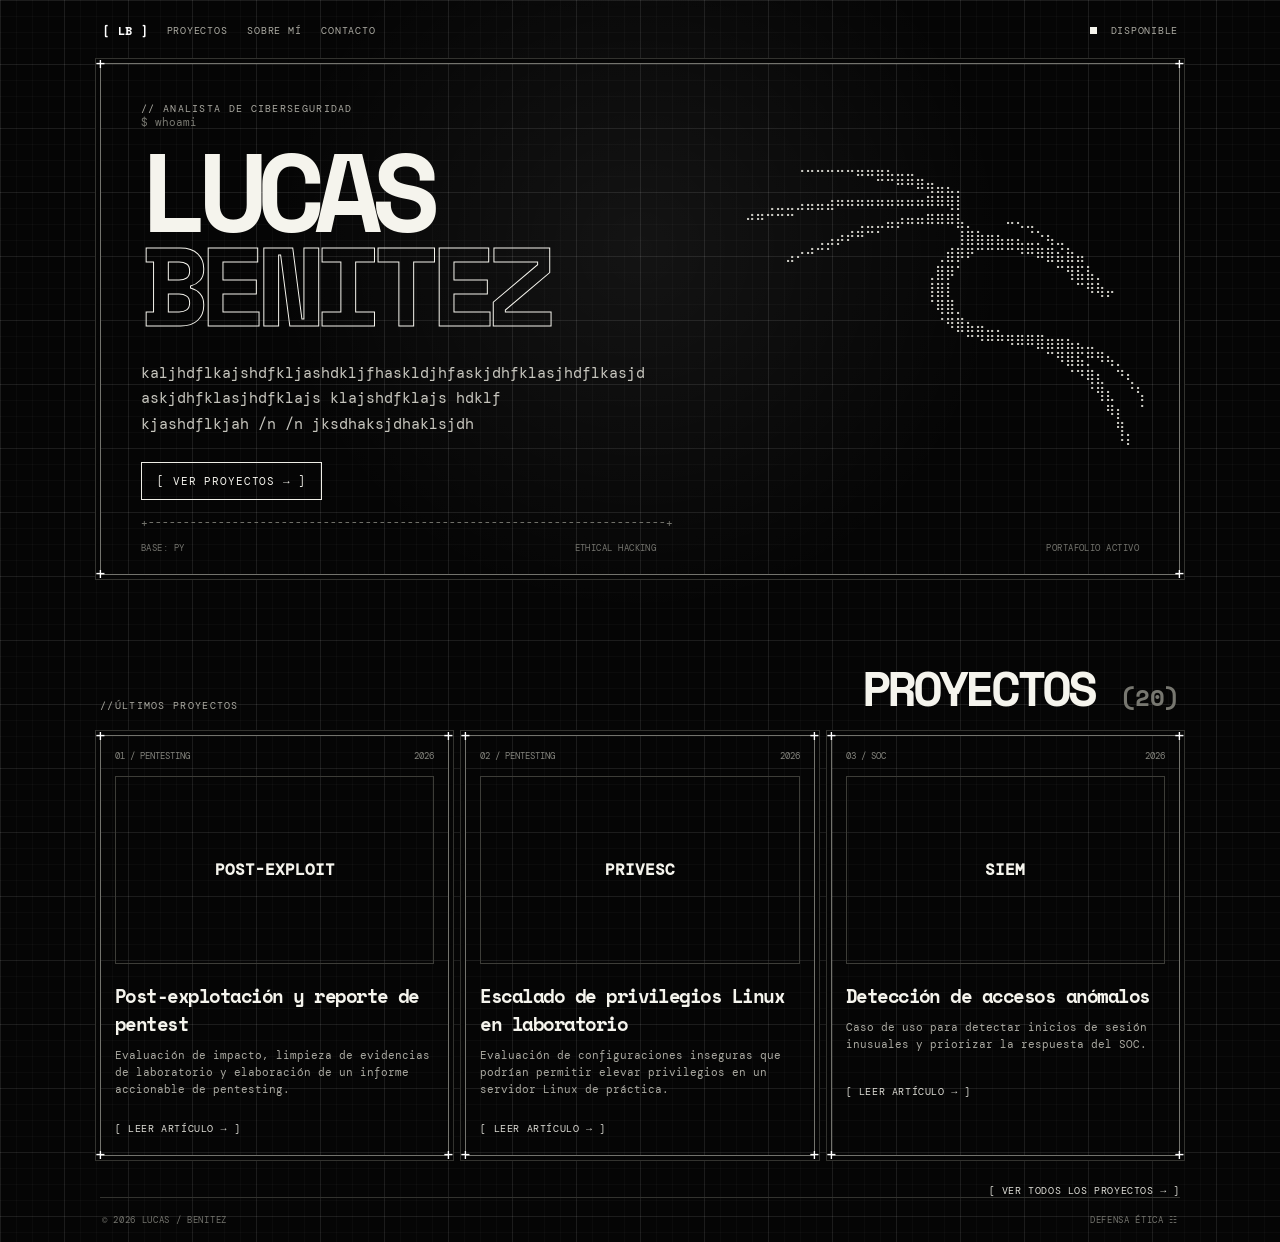
<file: index.html>
<!doctype html>
  <html lang="es">
  <head>
    <meta charset="UTF-8" /><meta name="viewport" content="width=device-width, initial-scale=1.0" />
    <meta name="description" content="Portafolio de ciberseguridad de Lucas." />
    <title>Lucas — Ciberseguridad</title>
    <link rel="preconnect" href="https://fonts.googleapis.com" />
    <link rel="preconnect" href="https://fonts.gstatic.com" crossorigin />
    <link href="https://fonts.googleapis.com/css2?family=DM+Mono:wght@400;500&family=Space+Mono:wght@400;700&display=swap" rel="stylesheet" />
    <link rel="stylesheet" href="style.css" />
  </head>
  <body>
    <main class="app-shell">
    <header class="site-header">
    <a class="brand" href="index.html">[ LB ]</a>
    <button class="menu-toggle" type="button" aria-expanded="false" aria-controls="main-nav">[ MENÚ ]</button><nav id="main-nav" aria-label="Navegación principal"><a href="proyectos.html">PROYECTOS</a><a href="sobre-mi.html">SOBRE MÍ</a><a href="contacto.html">CONTACTO</a></nav><span class="status"><i></i> DISPONIBLE</span></header>
    <section class="hero panel">
      <span class="corner corner-tl">+</span>
      <span class="corner corner-tr">+</span>
      <span class="corner corner-bl">+</span><span class="corner corner-br">+</span>
      <p class="eyebrow">// ANALISTA DE CIBERSEGURIDAD</p>
      <div class="hero-grid">
        <div>
          <p class="prompt">$ whoami</p>
          <h1>LUCAS<br /><em>BENITEZ</em></h1>
          <p class="intro">kaljhdflkajshdfkljashdkljfhaskldjhfaskjdhfklasjhdflkasjd askjdhfklasjhdfklajs klajshdfklajs hdklf kjashdflkjah /n /n jksdhaksjdhaklsjdh</p>
          <a class="button primary" href="proyectos.html">[ VER PROYECTOS → ]</a>
        </div>
        <pre class="portrait" aria-label="Ilustración ASCII">       
                            ⠀⠀⠀⠀⠀⠠⠤⠤⠤⠤⠤⣤⣤⣤⣄⣀⣀⠀⠀⠀⠀⠀⠀⠀⠀⠀⠀⠀⠀⠀⠀⠀⠀⠀⠀⠀⠀⠀⠀⠀⠀
                            ⠀⠀⠀⠀⠀⠀⠀⠀⠀⠀⠀⠀⠀⠉⠉⠛⠛⠿⢶⣤⣄⡀⠀⠀⠀⠀⠀⠀⠀⠀⠀⠀⠀⠀⠀⠀⠀⠀⠀⠀
                            ⠀⠀⢀⣀⣀⣠⣤⣤⣴⠶⠶⠶⠶⠶⠶⠶⠶⠶⠿⠿⢿⡇⠀⠀⠀⠀⠀⠀⠀⠀⠀⠀⠀⠀⠀⠀⠀⠀⠀⠀
                            ⠚⠛⠉⠉⠉⠀⠀⠀⠀⠀⠀⢀⣀⣀⣤⡴⠶⠶⠿⠿⠿⣧⡀⠀⠀⠀⠤⢄⣀⠀⠀⠀⠀⠀⠀⠀⠀⠀⠀⠀
                            ⠀⠀⠀⠀⠀⠀⠀⢀⣠⡴⠞⠛⠉⠁⠀⠀⠀⠀⠀⠀⠀⢸⣿⣷⣶⣦⣤⣄⣈⡑⢦⣀⠀⠀⠀⠀⠀⠀⠀⠀
                            ⠀⠀⠀⠀⣠⠔⠚⠉⠁⠀⠀⠀⠀⠀⠀⠀⠀⠀⠀⢀⣾⡿⠟⠉⠉⠉⠉⠙⠛⠿⣿⣮⣷⣤⠀⠀⠀⠀⠀⠀
                            ⠀⠀⠀⠀⠀⠀⠀⠀⠀⠀⠀⠀⠀⠀⠀⠀⠀⠀⢀⣿⡿⠁⠀⠀⠀⠀⠀⠀⠀⠀⠀⠉⢻⣯⣧⡀⠀⠀⠀⠀
                            ⠀⠀⠀⠀⠀⠀⠀⠀⠀⠀⠀⠀⠀⠀⠀⠀⠀⠀⢸⣿⡇⠀⠀⠀⠀⠀⠀⠀⠀⠀⠀⠀⠀⠉⠻⢷⡤⠀⠀⠀
                            ⠀⠀⠀⠀⠀⠀⠀⠀⠀⠀⠀⠀⠀⠀⠀⠀⠀⠀⠈⢿⣿⡀⠀⠀⠀⠀⠀⠀⠀⠀⠀⠀⠀⠀⠀⠀⠀⠀⠀⠀
                            ⠀⠀⠀⠀⠀⠀⠀⠀⠀⠀⠀⠀⠀⠀⠀⠀⠀⠀⠀⠈⠻⣿⣦⣤⣀⡀⠀⠀⠀⠀⠀⠀⠀⠀⠀⠀⠀⠀⠀⠀
                            ⠀⠀⠀⠀⠀⠀⠀⠀⠀⠀⠀⠀⠀⠀⠀⠀⠀⠀⠀⠀⠀⠀⠉⠙⠛⠛⠻⠿⠿⣿⣶⣶⣦⣄⣀⠀⠀⠀⠀⠀
                            ⠀⠀⠀⠀⠀⠀⠀⠀⠀⠀⠀⠀⠀⠀⠀⠀⠀⠀⠀⠀⠀⠀⠀⠀⠀⠀⠀⠀⠀⠀⠉⠻⣿⣯⡛⠻⢦⡀⠀⠀
                            ⠀⠀⠀⠀⠀⠀⠀⠀⠀⠀⠀⠀⠀⠀⠀⠀⠀⠀⠀⠀⠀⠀⠀⠀⠀⠀⠀⠀⠀⠀⠀⠀⠈⠙⢿⣆⠀⠙⢆⠀
                            ⠀⠀⠀⠀⠀⠀⠀⠀⠀⠀⠀⠀⠀⠀⠀⠀⠀⠀⠀⠀⠀⠀⠀⠀⠀⠀⠀⠀⠀⠀⠀⠀⠀⠀⠈⢻⣆⠀⠈⢣
                            ⠀⠀⠀⠀⠀⠀⠀⠀⠀⠀⠀⠀⠀⠀⠀⠀⠀⠀⠀⠀⠀⠀⠀⠀⠀⠀⠀⠀⠀⠀⠀⠀⠀⠀⠀⠀⠻⡆⠀⠈
                            ⠀⠀⠀⠀⠀⠀⠀⠀⠀⠀⠀⠀⠀⠀⠀⠀⠀⠀⠀⠀⠀⠀⠀⠀⠀⠀⠀⠀⠀⠀⠀⠀⠀⠀⠀⠀⠀⢻⡀⠀
                            ⠀⠀⠀⠀⠀⠀⠀⠀⠀⠀⠀⠀⠀⠀⠀⠀⠀⠀⠀⠀⠀⠀⠀⠀⠀⠀⠀⠀⠀⠀⠀⠀⠀⠀⠀⠀⠀⠈⠃⠀⠀⠀⠀⠀⠀⠀⠀⠀⠀⠀⠀⠀⠀⠀⠀⠀⠀⠀⠀⠀⠀⠀⠀⠀⠀⠀⠀⠀⠀⠀⠀⠀⠀⠀⠀⠀⠀⠀⠀⠀⠀⠀⠀⠀⠀⠀⠀⠀⠀⠀
        </pre>
        </div>
        <p class="ascii-rule">+--------------------------------------------------------------------------+</p>
      <div class="hero-meta"><span>BASE: PY</span>
        <span>ETHICAL HACKING</span>
        <span>PORTAFOLIO ACTIVO</span>
      </div>
      </section>
      <section class="section">
      <div class="section-heading">
        <p class="eyebrow">//ÚLTIMOS PROYECTOS </p>
        <h2>PROYECTOS <span id="project-count">(00)</span></h2>
      </div>
      <div id="latest-projects" class="projects" aria-live="polite"></div>
      <p class="view-all"><a href="proyectos.html">[ VER TODOS LOS PROYECTOS → ]</a></p>
    </section>
    <footer>
      <span>© 2026 LUCAS / BENITEZ </span>
      <span>DEFENSA ÉTICA ☷</span>
    </footer>
    </main><script src="script.js"></script>
 </body>
</html>
</file>
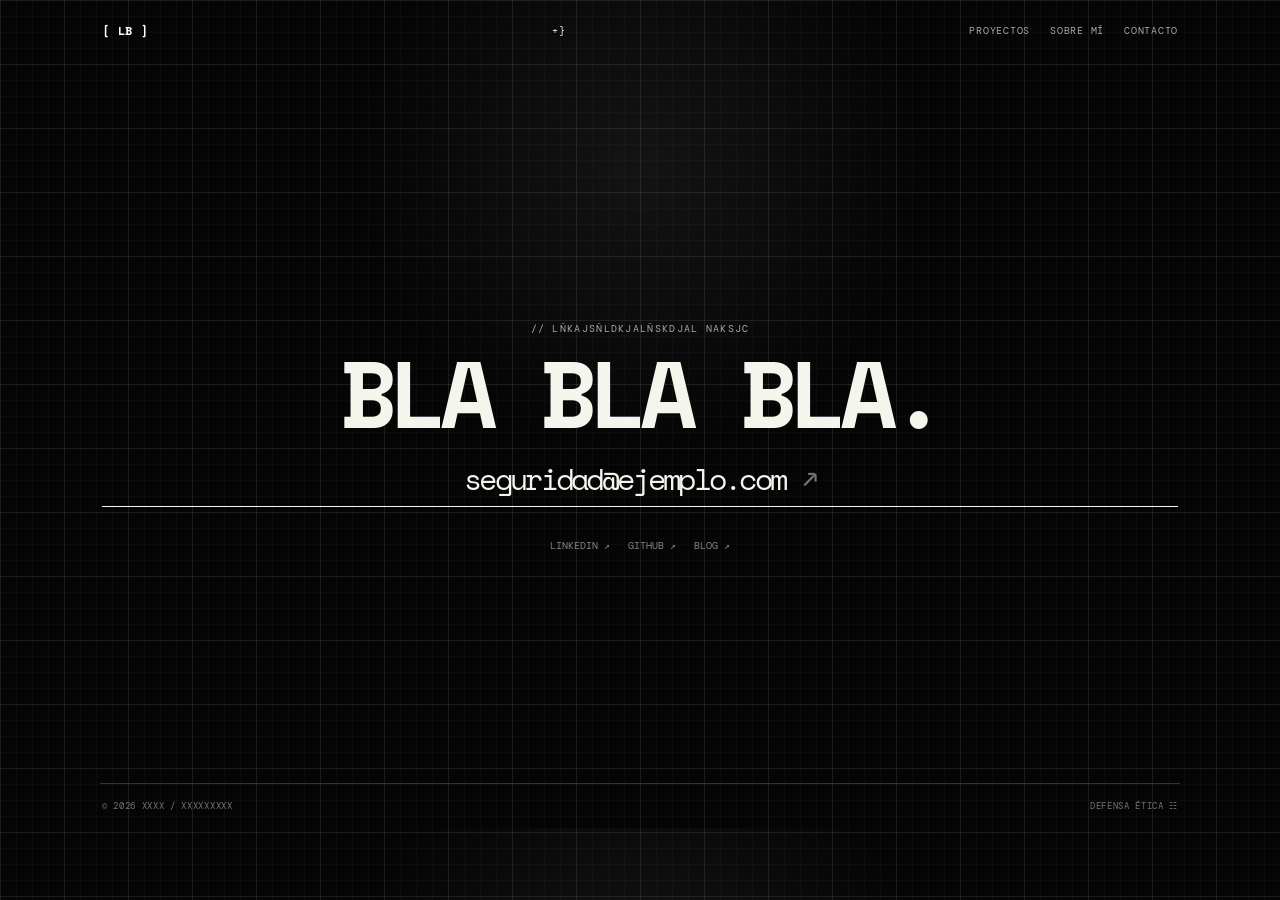
<file: contacto.html>
<!doctype html>
<html lang="es">
<head>
    <meta charset="UTF-8">
    <meta name="viewport" content="width=device-width, initial-scale=1.0">
    <title>Contacto — Lucas Security</title>
    <link rel="preconnect" href="https://fonts.googleapis.com">
    <link rel="preconnect" href="https://fonts.gstatic.com" crossorigin>
    <link href="https://fonts.googleapis.com/css2?family=DM+Mono:wght@400;500&family=Space+Mono:wght@400;700&display=swap" rel="stylesheet">
    <link rel="stylesheet" href="style.css">
</head>
    <body>
        <main class="app-shell">
            <header class="site-header">
            <a class="brand" href="index.html">[ LB ]</a>+}
            <nav id="main-nav" aria-label="Navegación principal">
                <a href="proyectos.html">PROYECTOS</a>
                <a href="sobre-mi.html">SOBRE MÍ</a>
                <a href="contacto.html">CONTACTO</a></nav>
            </header><section class="contact page-contact">
            <p class="eyebrow">// LÑKAJSÑLDKJALÑSKDJAL NAKSJC</p>
            <h2>BLA BLA BLA.</h2>
            <a class="contact-link" href="mailto:seguridad@ejemplo.com">seguridad@ejemplo.com <span>↗</span></a>
            <div class="socials">
                <a href="#">LINKEDIN ↗</a>
                <a href="#">GITHUB ↗</a>
                <a href="#">BLOG ↗</a>
            </div>
            </section>
            <footer>
                <span>© 2026 XXXX / XXXXXXXXX</span>
                <span>DEFENSA ÉTICA ☷</span>
            </footer>
        </main>
        <script src="script.js"></script>
    </body>
</html>
</file>
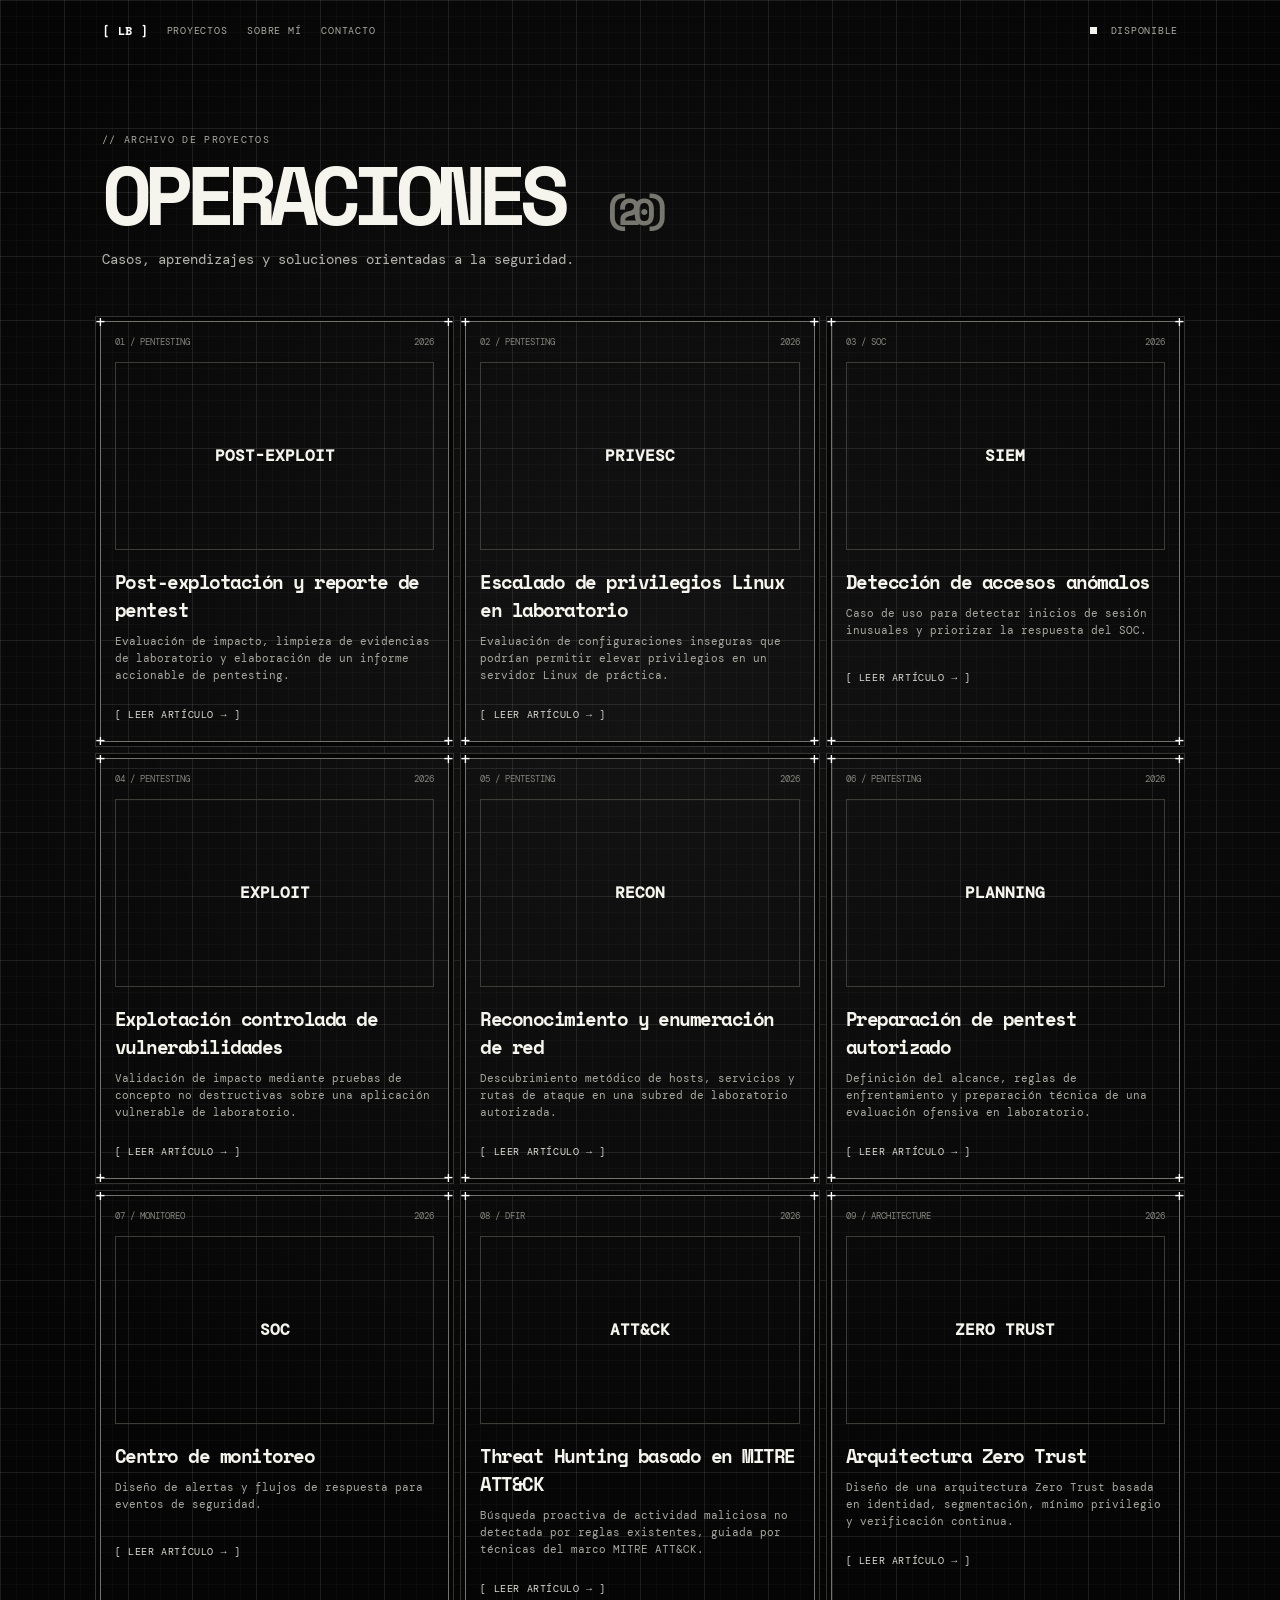
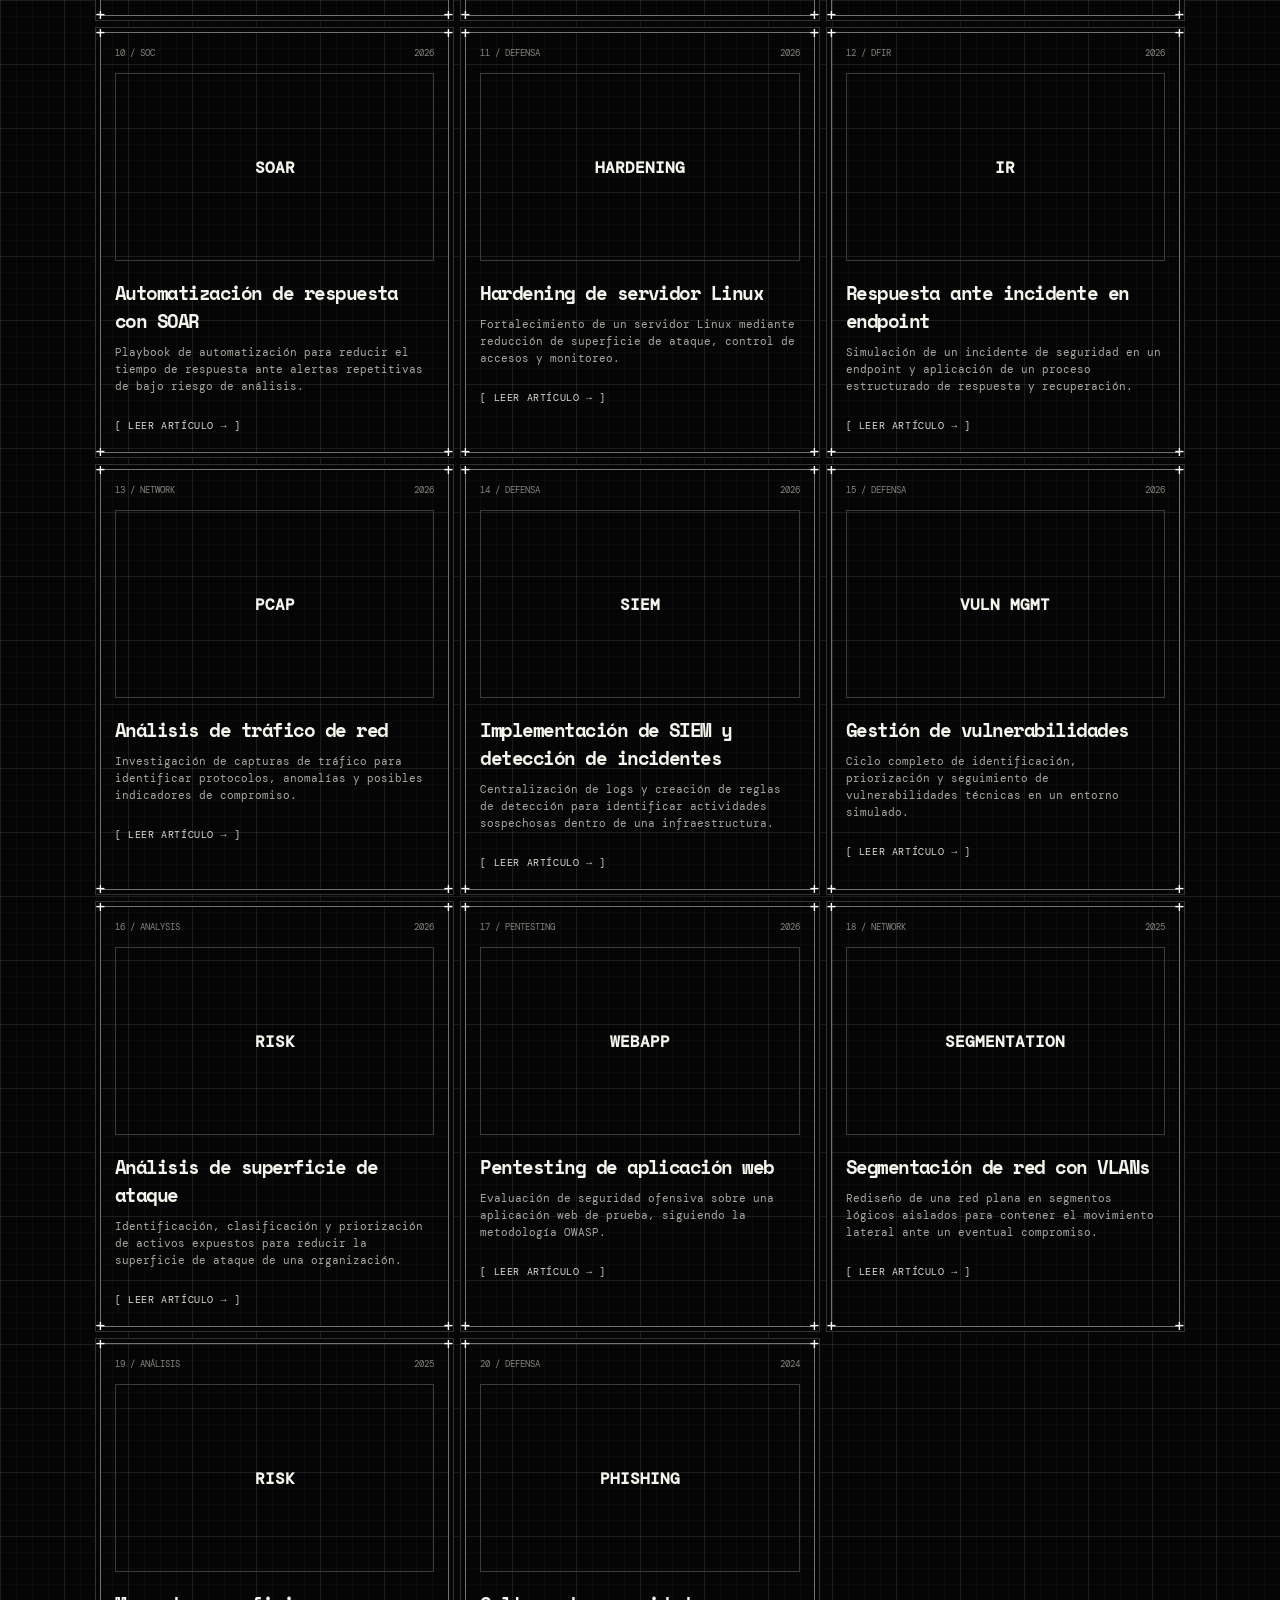
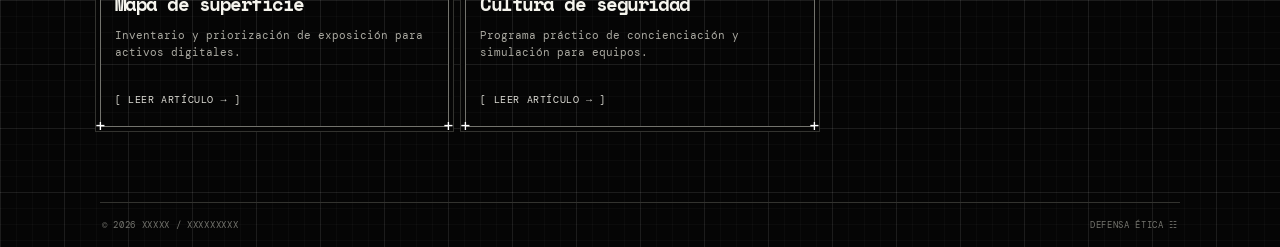
<file: proyectos.html>
<!doctype html>
<html lang="es">
<head>
    <meta charset="UTF-8">
    <meta name="viewport" content="width=device-width, initial-scale=1.0">
    <title>Proyectos — Lucas Security</title><link rel="preconnect" href="https://fonts.googleapis.com">
    <link rel="preconnect" href="https://fonts.gstatic.com" crossorigin>
    <link href="https://fonts.googleapis.com/css2?family=DM+Mono:wght@400;500&family=Space+Mono:wght@400;700&display=swap" rel="stylesheet">
    <link rel="stylesheet" href="style.css">
</head>

<body>
    <main class="app-shell">
        <header class="site-header">
            <a class="brand" href="index.html">[ LB ]</a>
            <button class="menu-toggle" type="button" aria-expanded="false" aria-controls="main-nav">[ MENÚ ]</button>
            <nav id="main-nav" aria-label="Navegación principal">
                <a href="proyectos.html">PROYECTOS</a>
                <a href="sobre-mi.html">SOBRE MÍ</a>
                <a href="contacto.html">CONTACTO</a>
            </nav>
            <span class="status"><i></i> DISPONIBLE</span>
        </header>
        <section class="page-heading">
            <p class="eyebrow">// ARCHIVO DE PROYECTOS</p>
            <h1>OPERACIONES <span id="project-count">(00)</span></h1>
            <p>Casos, aprendizajes y soluciones orientadas a la seguridad.</p>
        </section>
        <section id="all-projects" class="projects projects-page" aria-live="polite"></section>
        <footer><span>© 2026 XXXXX / XXXXXXXXX</span>
            <span>DEFENSA ÉTICA ☷</span>
        </footer>
    </main>
    <script src="script.js"></script>
</body>
</html>
</file>
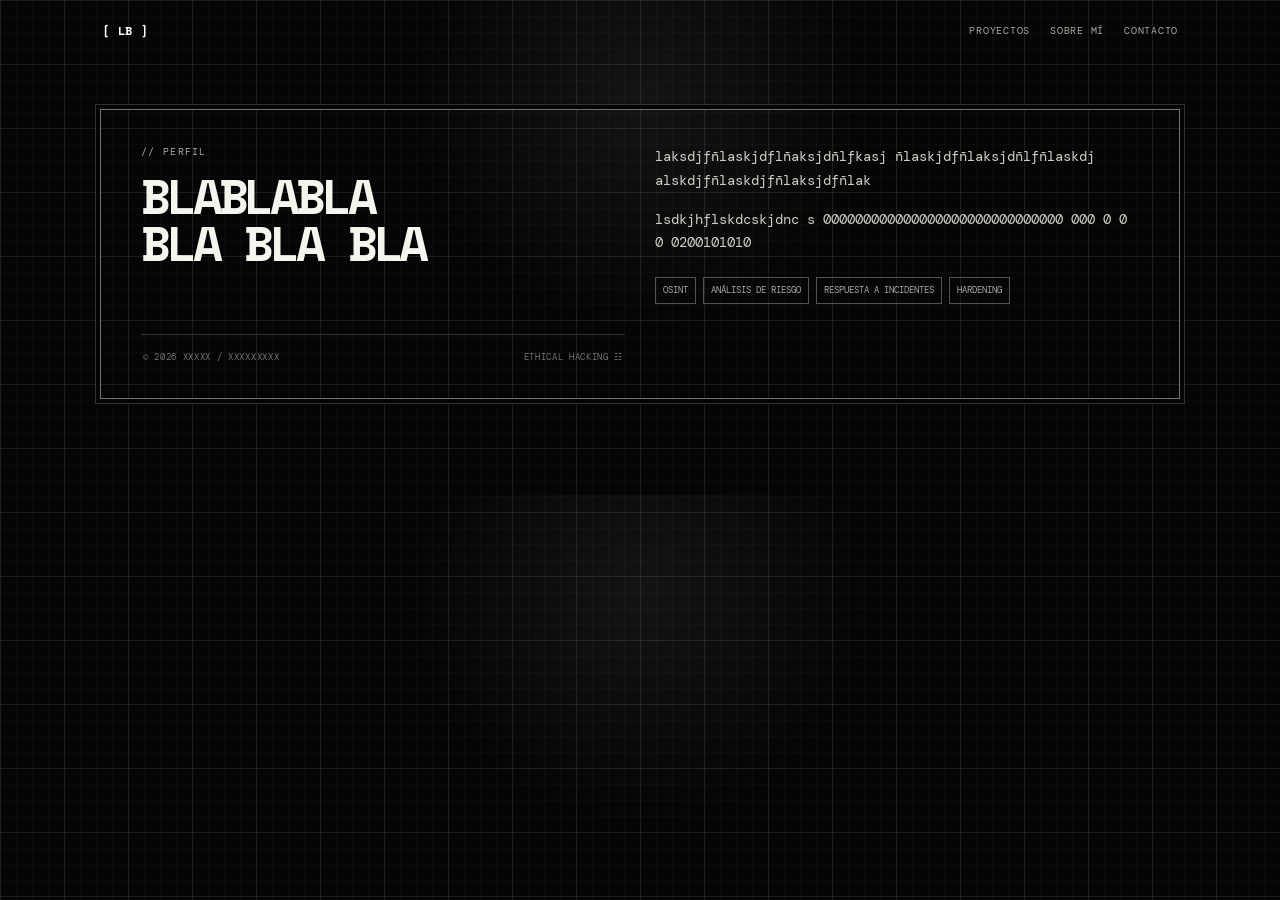
<file: sobre-mi.html>
<!doctype html>
<html lang="es">
<head>
    <meta charset="UTF-8">
    <meta name="viewport" content="width=device-width, initial-scale=1.0">
    <title>Sobre mí — Lucas Security</title>
    <link rel="preconnect" href="https://fonts.googleapis.com">
    <link rel="preconnect" href="https://fonts.gstatic.com" crossorigin>
    <link href="https://fonts.googleapis.com/css2?family=DM+Mono:wght@400;500&family=Space+Mono:wght@400;700&display=swap" rel="stylesheet">
    <link rel="stylesheet" href="style.css">
</head>
<body>
    <main class="app-shell">
        <header class="site-header">
            <a class="brand" href="index.html">[ LB ]</a>
            <nav id="main-nav" aria-label="Navegación principal">
                <a href="proyectos.html">PROYECTOS</a>
                <a href="sobre-mi.html">SOBRE MÍ</a>
                <a href="contacto.html">CONTACTO</a>
            </nav></header>

            <section class="about panel page-about">
                <div class="section-heading">
                    <p class="eyebrow">// PERFIL</p>
                    <h2>BLABLABLA<br>BLA BLA BLA </h2>
                </div>
                <div class="about-copy">
                    <p>laksdjfñlaskjdflñaksjdñlfkasj ñlaskjdfñlaksjdñlfñlaskdj alskdjfñlaskdjfñlaksjdfñlak</p>
                    <p>lsdkjhflskdcskjdnc s 000000000000000000000000000000 000 0 0 0 0200101010</p>
                    <div class="skills">
                        <span>OSINT</span>
                        <span>ANÁLISIS DE RIESGO</span>
                        <span>RESPUESTA A INCIDENTES</span>
                        <span>HARDENING</span>
                    </div>
                </div
            </section>
            <footer>
                <span>© 2026 XXXXX / XXXXXXXXX</span>
                <span>ETHICAL HACKING ☷</span>
            </footer>
        </main><script src="script.js"></script>
    </body>
    </html>
</file>
<file: style.css>
:root {
  color-scheme: dark;
}

* {
  box-sizing: border-box;
}

html {
  scroll-behavior: smooth;
}

body {
  margin: 0;
  min-width: 320px;
  background: #050505;
  color: #f5f4ed;
  font-family: "DM Mono", monospace;
  background-image:
    radial-gradient(circle at 50% 20%, rgba(255, 255, 255, .06), transparent 31%),
    linear-gradient(rgba(255, 255, 255, .07) 1px, transparent 1px),
    linear-gradient(90deg, rgba(255, 255, 255, .07) 1px, transparent 1px),
    linear-gradient(rgba(255, 255, 255, .023) 1px, transparent 1px),
    linear-gradient(90deg, rgba(255, 255, 255, .023) 1px, transparent 1px);
  background-size:
    auto,
    64px 64px,
    64px 64px,
    16px 16px,
    16px 16px;
}

body::before {
  content: "";
  position: fixed;
  inset: 0;
  z-index: -1;
  pointer-events: none;
  opacity: .58;
  background: radial-gradient(ellipse 58% 16% at 50% -10%, rgba(255, 255, 255, .11), transparent 70%);
  animation: scan 10s linear infinite;
}

@keyframes scan {
  from {
    transform: translateY(-14vh);
  }
  to {
    transform: translateY(114vh);
  }
}

a {
  color: inherit;
  text-decoration: none;
}

.app-shell {
  width: min(1080px, calc(100vw - 32px));
  margin: 0 auto;
  padding: 22px 0 16px;
}

.site-header,
footer {
  display: flex;
  align-items: center;
  justify-content: space-between;
  font-size: 10px;
  letter-spacing: .075em;
}

.site-header {
  margin: 0 2px 24px;
  gap: 18px;
}

.brand {
  color: #fff;
  font: 700 12px "Space Mono", monospace;
}

.status {
  color: #aaa9a1;
  margin-left: auto;
}

.status i {
  display: inline-block;
  width: 7px;
  height: 7px;
  background: #f4f3ec;
  margin-right: 7px;
}

nav {
  display: flex;
  gap: 20px;
  color: #aaa9a1;
}

nav a:hover,
nav a:focus-visible,
.socials a:hover {
  color: #fff;
}

.menu-toggle {
  display: none;
}

.panel {
  position: relative;
  border: 1px solid #73736d;
  box-shadow: 0 0 0 4px #050505, 0 0 0 5px #33332f;
}

.corner {
  position: absolute;
  color: #fff;
  font-size: 18px;
  line-height: 1;
}

.corner-tl {
  top: -9px;
  left: -6px;
}

.corner-tr {
  top: -9px;
  right: -6px;
}

.corner-bl {
  bottom: -9px;
  left: -6px;
}

.corner-br {
  bottom: -9px;
  right: -6px;
}

.hero {
  padding: 38px 40px 20px;
}

.eyebrow {
  margin: 0;
  color: #aaa9a1;
  font-size: 10px;
  letter-spacing: .13em;
}

.hero-grid {
  display: grid;
  grid-template-columns: 1.4fr .6fr;
  align-items: end;
  min-height: 385px;
}

.prompt {
  color: #777770;
  font-size: 11px;
  margin: 0 0 14px;
}

.hero h1 {
  margin: 0;
  font: 700 clamp(54px, 10vw, 112px) / .84 "Space Mono", monospace;
  letter-spacing: -.1em;
}

.hero h1 em {
  font-style: normal;
  color: transparent;
  -webkit-text-stroke: 1px #f5f4ed;
}

.intro {
  max-width: 410px;
  color: #c7c6be;
  font-size: 15px;
  line-height: 1.7;
  margin: 29px 0 25px;
}

.button {
  display: inline-block;
  border: 1px solid #efeee7;
  padding: 11px 15px;
  font-size: 11px;
  letter-spacing: .08em;
  transition: .18s ease;
}

.button:hover,
.button:focus-visible {
  color: #090909;
  background: #efeee7;
}

.portrait {
  justify-self: end;
  color: #c9c8c1;
  font: 14px / 1.24 "Space Mono", monospace;
  margin: 0 5% 29px 0;
}

.ascii-rule {
  color: #777770;
  margin: 16px 0 12px;
  overflow: hidden;
  white-space: nowrap;
  font-size: 11px;
}

.hero-meta {
  display: flex;
  justify-content: space-between;
  color: #74746e;
  font-size: 9px;
  letter-spacing: .05em;
}

.section {
  padding-top: 90px;
}

.section-heading {
  display: flex;
  align-items: end;
  justify-content: space-between;
  margin-bottom: 23px;
}

.section-heading h2,
.contact h2 {
  margin: 0;
  font: 700 clamp(31px, 5vw, 49px) / .95 "Space Mono", monospace;
  letter-spacing: -.085em;
}

.section-heading h2 span {
  color: #777770;
  font-size: .48em;
  letter-spacing: 0;
}

.projects {
  display: grid;
  grid-template-columns: repeat(3, 1fr);
  gap: 16px;
}

.project {
  padding: 14px 14px 18px;
  transition: transform .2s ease, border-color .2s ease;
}

.project:hover {
  transform: translateY(-5px);
  border-color: #f5f4ed;
}

.project-top {
  display: flex;
  justify-content: space-between;
  color: #85857e;
  font-size: 9px;
  margin-bottom: 14px;
}

.project-art {
  height: 188px;
  margin-bottom: 18px;
  border: 1px solid #3d3d38;
  display: grid;
  place-items: center;
  overflow: hidden;
}

.art-one {
  grid-template-columns: 1fr;
  background: repeating-linear-gradient(135deg, transparent 0 9px, rgba(255, 255, 255, .06) 10px 11px);
  color: #eee;
}

.art-one b {
  font: 700 clamp(24px, 3vw, 38px) "Space Mono", monospace;
  letter-spacing: -.12em;
}

.art-one span {
  position: absolute;
  font-size: 30px;
  color: #777770;
}

.art-one span:first-child {
  transform: translate(-70px, -45px);
}

.art-one span:last-child {
  transform: translate(70px, 45px);
}

.art-two {
  position: relative;
  color: #ecebe5;
}

.art-two span {
  position: absolute;
  top: 13px;
  left: 13px;
  font-size: 10px;
}

.art-two b {
  font: 400 31px "Space Mono", monospace;
  letter-spacing: -.15em;
}

.art-two i {
  width: 104px;
  height: 104px;
  border: 2px solid #eee;
  border-left-color: #44443f;
  border-radius: 50%;
  position: absolute;
}

.art-three {
  position: relative;
  align-content: center;
  text-align: center;
  color: #ecebe5;
}

.art-three span {
  font-size: 12px;
}

.art-three b,
.art-three i {
  display: block;
  font: 400 52px / .45 "Space Mono", monospace;
  color: #777770;
}

.art-three i {
  transform: translateX(20px);
  color: #a9a9a2;
}

.project h3 {
  font: 700 19px "Space Mono", monospace;
  letter-spacing: -.08em;
  margin: 0 0 9px;
}

.project p {
  min-height: 42px;
  color: #aaa9a1;
  font-size: 11px;
  line-height: 1.55;
  margin: 0 0 18px;
}

.project a {
  color: #deddd6;
  font-size: 10px;
  letter-spacing: .06em;
}

.project a:hover {
  text-decoration: underline;
}

.about {
  display: grid;
  grid-template-columns: 1fr 1fr;
  gap: 30px;
  padding: 35px 40px;
  margin-top: 90px;
}

.about .section-heading {
  display: block;
  margin: 0;
}

.about .section-heading h2 {
  margin-top: 15px;
}

.about-copy {
  color: #cfcec7;
  font-size: 14px;
  line-height: 1.7;
}

.about-copy p {
  margin: 0 0 15px;
}

.skills {
  display: flex;
  flex-wrap: wrap;
  gap: 7px;
  margin-top: 22px;
}

.skills span {
  border: 1px solid #53534e;
  padding: 5px 7px;
  color: #aaa9a1;
  font-size: 9px;
}

.contact {
  padding: 100px 2px 72px;
  text-align: center;
}

.contact h2 {
  font-size: clamp(48px, 9vw, 94px);
  margin: 13px 0 18px;
}

.contact-link {
  display: inline-block;
  font: 400 clamp(17px, 3vw, 30px) "Space Mono", monospace;
  letter-spacing: -.09em;
  border-bottom: 1px solid #f5f4ed;
  padding-bottom: 5px;
}

.contact-link span {
  color: #777770;
}

.contact-link:hover {
  color: #aaa9a1;
}

.socials {
  display: flex;
  justify-content: center;
  gap: 18px;
  margin-top: 32px;
  color: #85857e;
  font-size: 10px;
}

footer {
  border-top: 1px solid #33332f;
  padding: 16px 2px 0;
  color: #74746e;
  font-size: 9px;
}

@media (max-width: 700px) {
  .app-shell {
    width: min(100% - 24px, 1080px);
  }

  .site-header {
    position: relative;
    margin-bottom: 20px;
  }

  .menu-toggle {
    display: block;
    order: 2;
    border: 0;
    background: none;
    color: #aaa9a1;
    font: 500 10px "DM Mono", monospace;
    padding: 0;
    cursor: pointer;
  }

  .status {
    display: none;
  }

  nav {
    display: none;
    position: absolute;
    right: 0;
    top: 22px;
    z-index: 3;
    width: 160px;
    padding: 12px;
    border: 1px solid #777770;
    background: #050505;
    flex-direction: column;
    gap: 12px;
  }

  nav.open {
    display: flex;
  }

  .hero {
    padding: 27px 20px 17px;
  }

  .hero-grid {
    grid-template-columns: 1fr;
    min-height: 0;
  }

  .portrait {
    display: none;
  }

  .hero h1 {
    font-size: clamp(51px, 16vw, 85px);
    margin-top: 44px;
  }

  .intro {
    font-size: 13px;
    margin: 24px 0;
  }

  .hero-meta span:nth-child(2) {
    display: none;
  }

  .hero-meta {
    font-size: 8px;
  }

  .section {
    padding-top: 65px;
  }

  .projects {
    grid-template-columns: 1fr;
    gap: 18px;
  }

  .project-art {
    height: 170px;
  }

  .project p {
    min-height: 0;
  }

  .about {
    grid-template-columns: 1fr;
    padding: 29px 20px;
    margin-top: 65px;
    gap: 23px;
  }

  .contact {
    padding: 70px 0 52px;
  }

  .socials {
    gap: 11px;
    font-size: 9px;
  }

  footer {
    font-size: 8px;
  }

  .section-heading {
    align-items: start;
    flex-direction: column;
    gap: 10px;
  }
}

@media (prefers-reduced-motion: reduce) {
  html {
    scroll-behavior: auto;
  }

  *,
  *::before,
  *::after {
    animation-duration: .01ms !important;
    transition-duration: .01ms !important;
  }
}

.page-heading {
  padding: 70px 2px 35px;
  max-width: 720px;
}

.page-heading h1,
.admin-heading h1 {
  margin: 12px 0 16px;
  font: 700 clamp(42px, 8vw, 82px) / .9 "Space Mono", monospace;
  letter-spacing: -.1em;
}

.page-heading h1 span {
  color: #777770;
  font-size: .45em;
}

.page-heading>p:last-child,
.admin-heading>p {
  color: #b5b4ad;
  line-height: 1.7;
  font-size: 14px;
}

.projects-page {
  padding-bottom: 75px;
}

.view-all {
  margin: 28px 0 0;
  text-align: right;
  font-size: 10px;
  letter-spacing: .06em;
  color: #deddd6;
}

.view-all a:hover {
  text-decoration: underline;
}

.article {
  margin: 65px 0 80px;
  padding: 48px min(8vw, 90px);
}

.article h1 {
  max-width: 850px;
  margin: 18px 0 22px;
  font: 700 clamp(38px, 7vw, 76px) / .95 "Space Mono", monospace;
  letter-spacing: -.1em;
}

.article-lead {
  max-width: 700px;
  color: #cecdc6;
  font-size: 17px;
  line-height: 1.75;
}

.article-content {
  max-width: 700px;
  color: #aaa9a1;
  font-size: 14px;
  line-height: 1.85;
  margin: 36px 0;
}

.page-about {
  margin: 70px 0 80px;
}

.page-contact {
  min-height: calc(100vh - 180px);
  display: flex;
  flex-direction: column;
  justify-content: center;
}

.admin-heading {
  padding: 48px 2px 28px;
}

.admin-heading h1 {
  font-size: clamp(38px, 7vw, 68px);
}

.admin-panel {
  padding: 28px;
}

.admin-panel h2,
.admin-actions h2 {
  margin: 0 0 23px;
  font: 700 22px "Space Mono", monospace;
  letter-spacing: -.07em;
}

.admin-panel form,
#project-form {
  display: grid;
  gap: 16px;
}

.admin-panel label {
  display: grid;
  gap: 7px;
  color: #aaa9a1;
  font-size: 10px;
  letter-spacing: .07em;
}

.admin-panel input,
.admin-panel textarea {
  width: 100%;
  resize: vertical;
  color: #f5f4ed;
  background: #10100f;
  border: 1px solid #55554f;
  padding: 10px;
  font: 13px "DM Mono", monospace;
}

.admin-panel input:focus,
.admin-panel textarea:focus {
  outline: 1px solid #f5f4ed;
}

.form-message {
  min-height: 18px;
  margin: 0;
  color: #b6e5b6;
  font-size: 11px;
}

.form-message.error {
  color: #ff9999;
}

.admin-actions {
  display: flex;
  align-items: center;
  flex-wrap: wrap;
  gap: 14px;
  margin-bottom: 20px;
}

.admin-actions h2 {
  margin: 0 auto 0 0;
}

.text-button {
  border: 0;
  background: transparent;
  color: #aaa9a1;
  font: 10px "DM Mono", monospace;
  cursor: pointer;
}

.admin-layout {
  display: grid;
  grid-template-columns: minmax(230px, .7fr) minmax(0, 1.3fr);
  gap: 22px;
  padding-bottom: 70px;
}

.admin-list {
  display: grid;
  align-content: start;
  gap: 9px;
}

.admin-list article {
  display: grid;
  grid-template-columns: 1fr auto;
  gap: 5px 12px;
  border: 1px solid #45453f;
  padding: 13px;
}

.admin-list strong {
  font: 700 14px "Space Mono", monospace;
}

.admin-list span {
  color: #95958e;
  font-size: 9px;
}

.admin-list button {
  grid-row: 1 / 3;
  grid-column: 2;
  align-self: center;
  border: 1px solid #676760;
  color: #e9e8e1;
  background: transparent;
  padding: 6px;
  cursor: pointer;
  font: 9px "DM Mono", monospace;
}

.form-buttons {
  display: flex;
  gap: 10px;
  flex-wrap: wrap;
}

@media (max-width: 700px) {
  .page-heading {
    padding-top: 45px;
  }

  .article {
    margin: 40px 0 55px;
    padding: 30px 20px;
  }

  .page-about {
    margin: 42px 0 55px;
  }

  .admin-layout {
    grid-template-columns: 1fr;
  }

  .admin-actions h2 {
    width: 100%;
    margin-bottom: 4px;
  }

  .admin-panel {
    padding: 20px;
  }
}

.admin-list article>div {
  grid-row: 1 / 3;
  grid-column: 2;
  display: flex;
  align-self: center;
  gap: 6px;
}

.admin-list button {
  align-self: auto;
}

.admin-list button:hover,
.admin-list button:focus-visible {
  color: #050505;
  background: #e9e8e1;
}

.admin-list .delete-project {
  color: #df9b9b;
  border-color: #875454;
}

.admin-list .delete-project:hover,
.admin-list .delete-project:focus-visible {
  color: #050505;
  background: #df9b9b;
}

.empty-state {
  color: #95958e;
  font-size: 11px;
}
</file>
